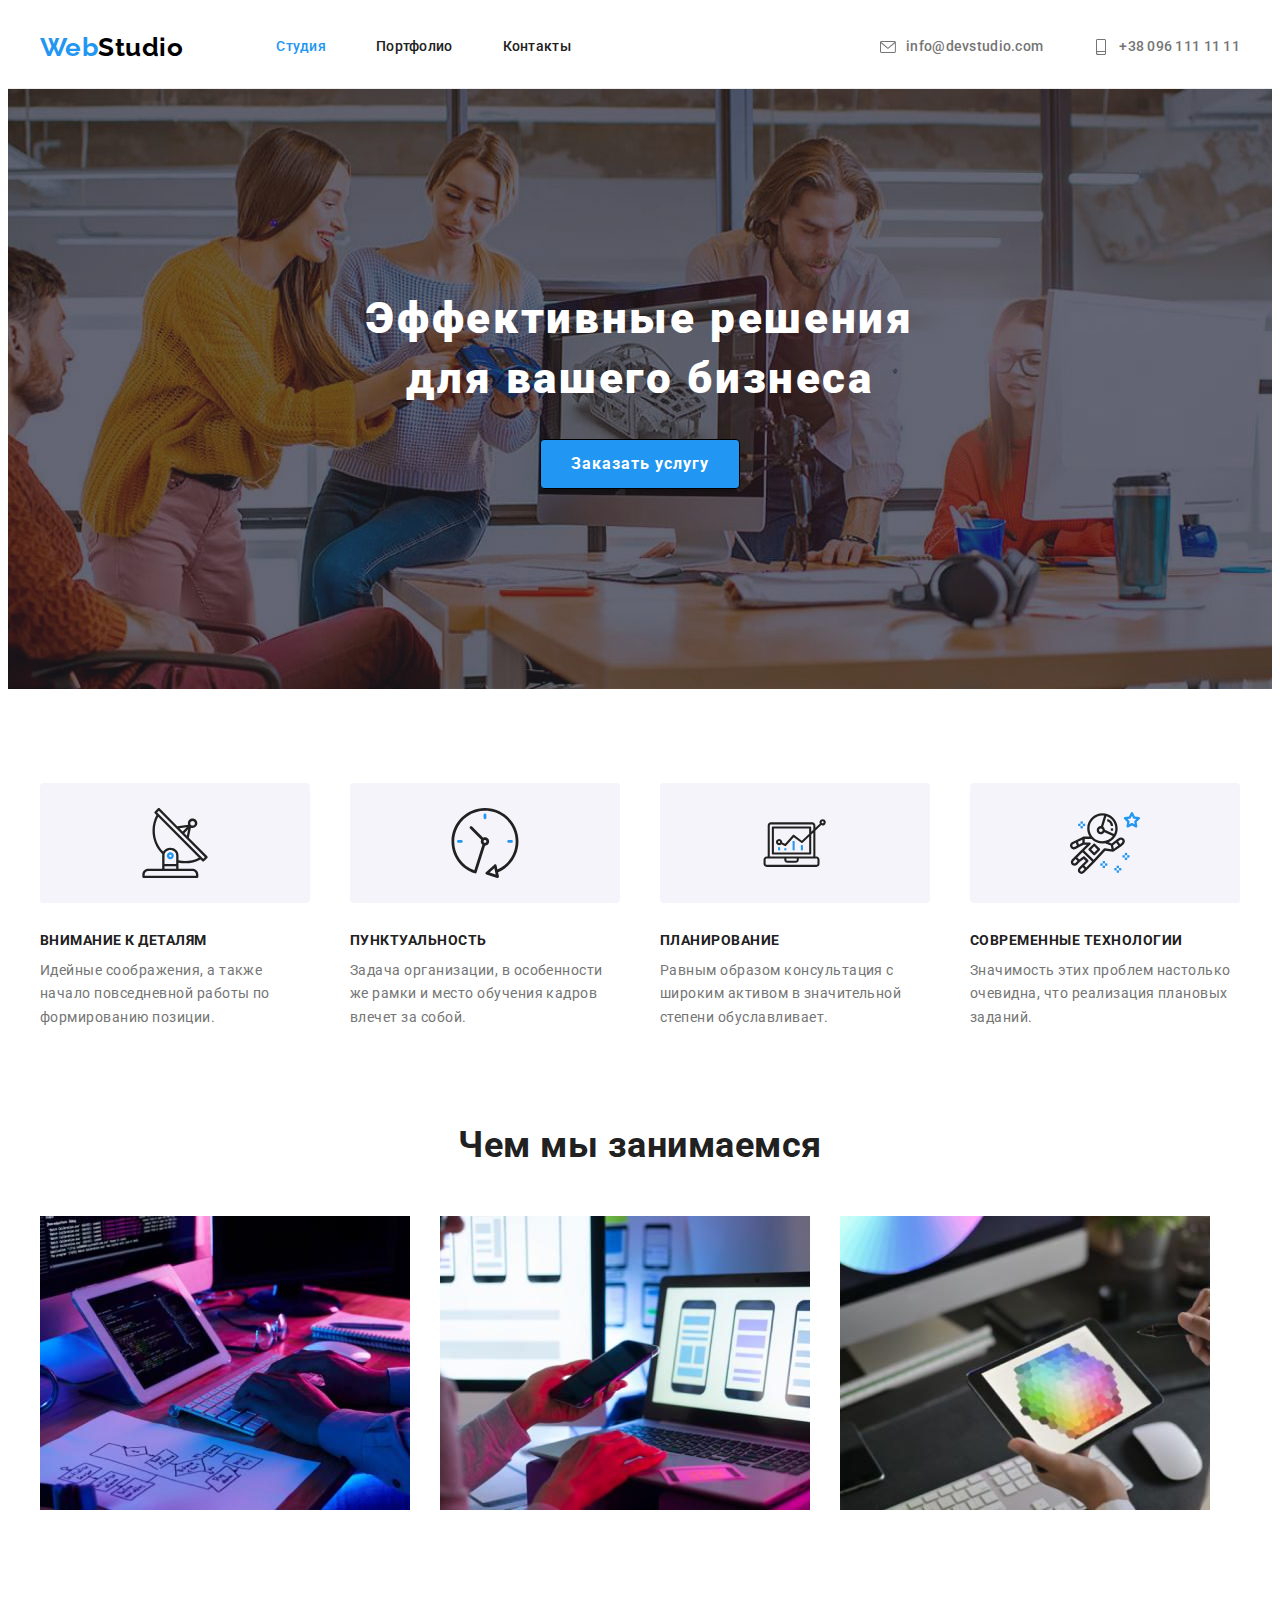
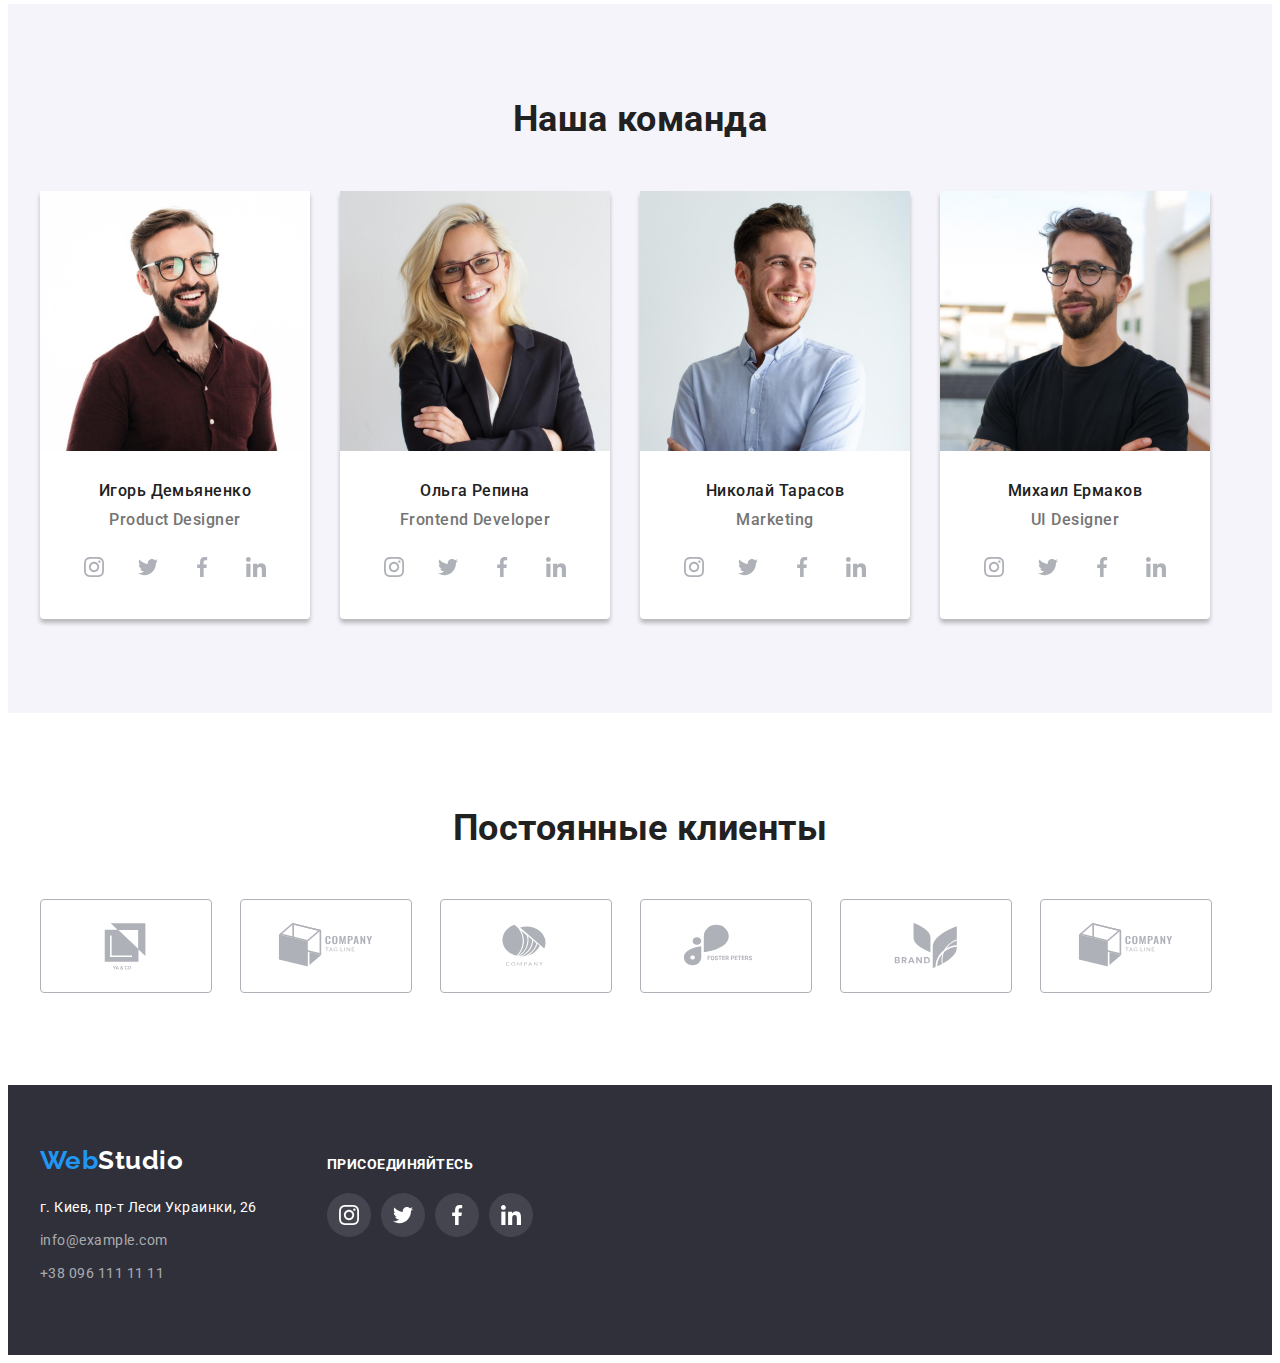
<file: index.html>
<!DOCTYPE html>
<html lang="ru">

<head>
    <meta charset="UTF-8">
    <meta http-equiv="X-UA-Compatible" content="IE=edge">
    <meta name="viewport" content="width=device-width, initial-scale=1.0">
    <title>Document</title>
    <link rel="preconnect" href="https://fonts.googleapis.com">
    <link rel="preconnect" href="https://fonts.gstatic.com" crossorigin>
    <link href="https://fonts.googleapis.com/css2?family=Raleway:wght@700&family=Roboto:wght@400;500;700;900&display=swap"
        rel="stylesheet">
    <link rel="stylesheet" href="https://cdnjs.cloudflare.com/ajax/libs/modern-normalize/1.1.0/modern-normalize.min.css"
        integrity="sha512-wpPYUAdjBVSE4KJnH1VR1HeZfpl1ub8YT/NKx4PuQ5NmX2tKuGu6U/JRp5y+Y8XG2tV+wKQpNHVUX03MfMFn9Q=="
        crossorigin="anonymous" referrerpolicy="no-referrer" />
    <link rel="stylesheet" href="./css/styles.css">
</head>

<body>
    <header class="header-nav">
        <div class="container container-header">
        <nav class="site-nav">
            <a class="webstudio-up link" lang="en" href=""><span class="accent">Web</span>Studio</a>
            <ul class="navigation">
                <li class="navigation-item"><a class="navigation-link accent link" href="./index.html">Студия</a></li>
                <li class="navigation-item"><a class="navigation-link link" href="./portfolio.html">Портфолио</a></li>
                <li class="navigation-item"><a class="navigation-link link" href="">Контакты</a></li>
            </ul>
        </nav>
        <ul class="header-contacts">
            <li class="navigation-item"><a class="header-mail link" lang="en" href="mailto:info@devstudio.com">
                <svg class="header-icon" width="16" height="16">
                    <use href="./images/sprite.svg#icon-envelope"></use>
                </svg>info@devstudio.com</a></li>
            <li class="navigation-item"><a class="header-phone link" href="tel:+380991111111">
                <svg class="header-icon" width="16" height="16">
                    <use href="./images/sprite.svg#icon-smartphone"></use>
                </svg>+38 096 111 11 11</a></li>
        </ul>
        </div>
    </header>
    <main>
    <section class="hero">
        <div class="container">
            <h1 class="hero-title">Эффективные решения<br>для вашего бизнеса</h1>
            <button type="button" class="button-primary">Заказать услугу</button>
        </div>
    </section>
        
        
    <section class="section">
        <div class="container">
            <h2 class="visually-hidden">Особенности</h2>
            <ul class="features-list">
                <li class="features-item">
                    <div class="features-icon-bg">
                        <svg class="features-icon"
                    width="70" height="70"><use href="./images/sprite.svg#icon-antenna"></use>
                </svg>
                </div>
                    <h3 class="features-text">Внимание к деталям</h3>
                    <p class="features-description">Идейные соображения, а также начало повседневной работы по
                        формированию позиции.</p>
                </li>
                <li class="features-item">
                    <div class="features-icon-bg">
                        <svg class="features-icon"
                    width="70" height="70"><use href="./images/sprite.svg#icon-clock"></use>
                </svg></div>
                    <h3 class="features-text">Пунктуальность</h3>
                    <p class="features-description">Задача организации, в особенности же рамки и место обучения кадров
                        влечет за собой.</p>
                </li>
                <li class="features-item">
                    <div class="features-icon-bg">
                        <svg class="features-icon"
                    width="70" height="70"><use href="./images/sprite.svg#icon-diagram"></use>
                </svg></div>
                    <h3 class="features-text">Планирование</h3>
                    <p class="features-description">Равным образом консультация с широким активом в значительной степени
                        обуславливает.</p>
                </li>
                <li class="features-item">
                    <div class="features-icon-bg">
                        <svg class="features-icon"
                    width="70" height="70"><use href="./images/sprite.svg#icon-astronaut"></use>
                </svg></div>
                    <h3 class="features-text">Современные технологии</h3>
                    <p class="features-description">Значимость этих проблем настолько очевидна, что реализация плановых
                        заданий.</p>
                </li>
            </ul>
        </div>
        </section>
        
        <section class="section galery-container">
            <div class="container">
            <h2 class="galery">Чем мы занимаемся</h2>
            <ul class="galery-list">
                <li class="galery-item">
                    <img src="./images/box1.jpg" alt="Верстка, рабочий процес" width="370" height="294" />
                </li>
                <li class="galery-item"> 
                    <img src="./images/box2.jpg" alt="Адаптация на смартфон" width="370" height="294" />
                </li>
                <li class="galery-item">
                    <img src="./images/box3.jpg" alt="Подбор цвета на планшете" width="370" height="294" />
                </li> 
            </ul>
            </div>
        </section>
        
        <section class=" section team-container">
            <div class="container">
            <h2 class="team">Наша команда</h2>
            <ul class="team-list">
                <li class="team-item">
                    <img src="./images/img3.jpg" alt="Игорь Демьяненко" width="270" height="260" />
                    <div class="team-person">
                    <h3 class="name">Игорь Демьяненко</h3>
                    <p class="name-description" lang="en">Product Designer</p>
                    <ul class="social-list list">
                        <li class="social-item">
                            <a href="" class="social-link">
                                <svg class="social-icon" width="20" height="20">
                                    <use href="./images/sprite.svg#icon-instagram"></use>
                                </svg>
                            </a>
                        </li>
                        <li class="social-item">
                            <a href="" class="social-link">
                                <svg class="social-icon" width="20" height="20">
                                    <use href="./images/sprite.svg#icon-twitter"></use>
                                </svg>
                            </a>
                        </li>
                        <li class="social-item">
                            <a href="" class="social-link">
                                <svg class="social-icon" width="20" height="20">
                                    <use href="./images/sprite.svg#icon-facebook"></use>
                                </svg>
                            </a>
                        </li>
                        <li class="social-item">
                            <a href="" class="social-link">
                                <svg class="social-icon" width="20" height="20">
                                    <use href="./images/sprite.svg#icon-linkedin"></use>
                                </svg>
                            </a>
                        </li>
                    </ul>
                    </div>
                </li>
                <li class="team-item">
                    <img src="./images/img2.jpg" alt="Ольга Репина" width="270" height="260" />
                    <div class="team-person">
                        <h3 class="name">Ольга Репина</h3>
                        <p class="name-description" lang="en">Frontend Developer</p>
                    <ul class="social-list list">
                        <li class="social-item">
                            <a href="" class="social-link">
                                <svg class="social-icon" width="20" height="20">
                                    <use href="./images/sprite.svg#icon-instagram"></use>
                                </svg>
                            </a>
                        </li>
                        <li class="social-item">
                            <a href="" class="social-link">
                                <svg class="social-icon" width="20" height="20">
                                    <use href="./images/sprite.svg#icon-twitter"></use>
                                </svg>
                            </a>
                        </li>
                        <li class="social-item">
                            <a href="" class="social-link">
                                <svg class="social-icon" width="20" height="20">
                                    <use href="./images/sprite.svg#icon-facebook"></use>
                                </svg>
                            </a>
                        </li>
                        <li class="social-item">
                            <a href="" class="social-link">
                                <svg class="social-icon" width="20" height="20">
                                    <use href="./images/sprite.svg#icon-linkedin"></use>
                                </svg>
                            </a>
                        </li>
                    </ul>
                    </div>
                </li>
                <li class="team-item">
                    <img src="./images/img1.jpg" alt="Николай Тарасов" width="270" height="260" />
                    <div class="team-person">
                    <h3 class="name">Николай Тарасов</h3>
                    <p class="name-description" lang="en">Marketing</p>
                    <ul class="social-list list">
                        <li class="social-item">
                            <a href="" class="social-link">
                                <svg class="social-icon" width="20" height="20">
                                    <use href="./images/sprite.svg#icon-instagram"></use>
                                </svg>
                            </a>
                        </li>
                        <li class="social-item">
                            <a href="" class="social-link">
                                <svg class="social-icon" width="20" height="20">
                                    <use href="./images/sprite.svg#icon-twitter"></use>
                                </svg>
                            </a>
                        </li>
                        <li class="social-item">
                            <a href="" class="social-link">
                                <svg class="social-icon" width="20" height="20">
                                    <use href="./images/sprite.svg#icon-facebook"></use>
                                </svg>
                            </a>
                        </li>
                        <li class="social-item">
                            <a href="" class="social-link">
                                <svg class="social-icon" width="20" height="20">
                                    <use href="./images/sprite.svg#icon-linkedin"></use>
                                </svg>
                            </a>
                        </li>
                    </ul>
                    </div>
                </li>
                <li class="team-item">
                    <img src="./images/img.jpg" alt="Михаил Ермаков" width="270" height="260" />
                    <div class="team-person">
                    <h3 class="name">Михаил Ермаков</h3>
                    <p class="name-description" lang="en">UI Designer</p>
                    <ul class="social-list list">
                        <li class="social-item">
                            <a href="" class="social-link">
                                <svg class="social-icon" width="20" height="20">
                                    <use href="./images/sprite.svg#icon-instagram"></use>
                                </svg>
                            </a>
                        </li>
                        <li class="social-item">
                            <a href="" class="social-link">
                                <svg class="social-icon" width="20" height="20">
                                    <use href="./images/sprite.svg#icon-twitter"></use>
                                </svg>
                            </a>
                        </li>
                        <li class="social-item">
                            <a href="" class="social-link">
                                <svg class="social-icon" width="20" height="20">
                                    <use href="./images/sprite.svg#icon-facebook"></use>
                                </svg>
                            </a>
                        </li>
                        <li class="social-item">
                            <a href="" class="social-link">
                                <svg class="social-icon" width="20" height="20">
                                    <use href="./images/sprite.svg#icon-linkedin"></use>
                                </svg>
                            </a>
                        </li>
                    </ul>
                    </div>
                </li>
            </ul>
            </div>
        </section>
        <section class="section">
            <div class="container">
                <h2 class="clients">Постоянные клиенты</h2>
                <ul class="clients-list">
                    <li class="clients-item">
                        <a href="" class="clients-link">
                            <svg class="clients-icon" width="106" height="60">
                                <use href="./images/sprite.svg#icon-ya-co"></use>
                            </svg>
                        </a>
                    </li>
                    <li class="clients-item">
                        <a href="" class="clients-link">
                            <svg class="clients-icon" width="106" height="60">
                                <use href="./images/sprite.svg#icon-company-tag-line"></use>
                            </svg>
                        </a>
                    </li>
                    <li class="clients-item">
                        <a href="" class="clients-link">
                            <svg class="clients-icon" width="106" height="60">
                                <use href="./images/sprite.svg#icon-company"></use>
                            </svg>
                        </a>
                    </li>
                    <li class="clients-item">
                        <a href="" class="clients-link">
                            <svg class="clients-icon" width="106" height="60">
                                <use href="./images/sprite.svg#icon-foster-peters"></use>
                            </svg>
                        </a>
                    </li>
                    <li class="clients-item">
                        <a href="" class="clients-link">
                            <svg class="clients-icon" width="106" height="60">
                                <use href="./images/sprite.svg#icon-brand"></use>
                            </svg>
                        </a>
                    </li>
                    <li class="clients-item">
                        <a href="" class="clients-link">
                            <svg class="clients-icon" width="106" height="60">
                                <use href="./images/sprite.svg#icon-company-tag-line"></use>
                            </svg>
                        </a>
                    </li>

                </ul>
            </div>

        </section>
    </main>
    <footer class=" footer-container">
        <div class="container">
            <ul class="footer-list">
                <li class="footer-left">
                    <a class="webstudio-down link" lang="en" href=""><span class="accent">Web</span>Studio</a>
                    <address class="contacts">
                        <ul class="contacts-list">
                            <li class="contacts-item contacts-light">г. Киев, пр-т Леси Украинки, 26</li>
                            <li class="contacts-item"><a class="contacts-dark link" lang="en"
                                    href="mailto:info@example.com">info@example.com</a></li>
                            <li class="contacts-item"><a class="contacts-dark link" href="tel:+380991111111">+38 096 111 11
                                    11</a>
                            </li>
                        </ul>
                    </address>
                </li>
                <li class="footer-right">
                    <h3 class="footer-text">присоединяйтесь</h3>
                    <ul class="footer-social-list list">
                        <li class="footer-social-item">
                            <a href="" class="footer-social-link">
                                <svg class="footer-social-icon" width="20" height="20">
                                    <use href="./images/sprite.svg#icon-instagram"></use>
                                </svg>
                            </a>
                        </li>
                        <li class="footer-social-item">
                            <a href="" class="footer-social-link">
                                <svg class="footer-social-icon" width="20" height="20">
                                    <use href="./images/sprite.svg#icon-twitter"></use>
                                </svg>
                            </a>
                        </li>
                        <li class="footer-social-item">
                            <a href="" class="footer-social-link">
                                <svg class="footer-social-icon" width="20" height="20">
                                    <use href="./images/sprite.svg#icon-facebook"></use>
                                </svg>
                            </a>
                        </li>
                        <li class="footer-social-item">
                            <a href="" class="footer-social-link">
                                <svg class="footer-social-icon" width="20" height="20">
                                    <use href="./images/sprite.svg#icon-linkedin"></use>
                                </svg>
                            </a>
                        </li>
                    </ul>
                </li>
            </ul>
        </div>
    </footer>
</body>
</html>
</file>
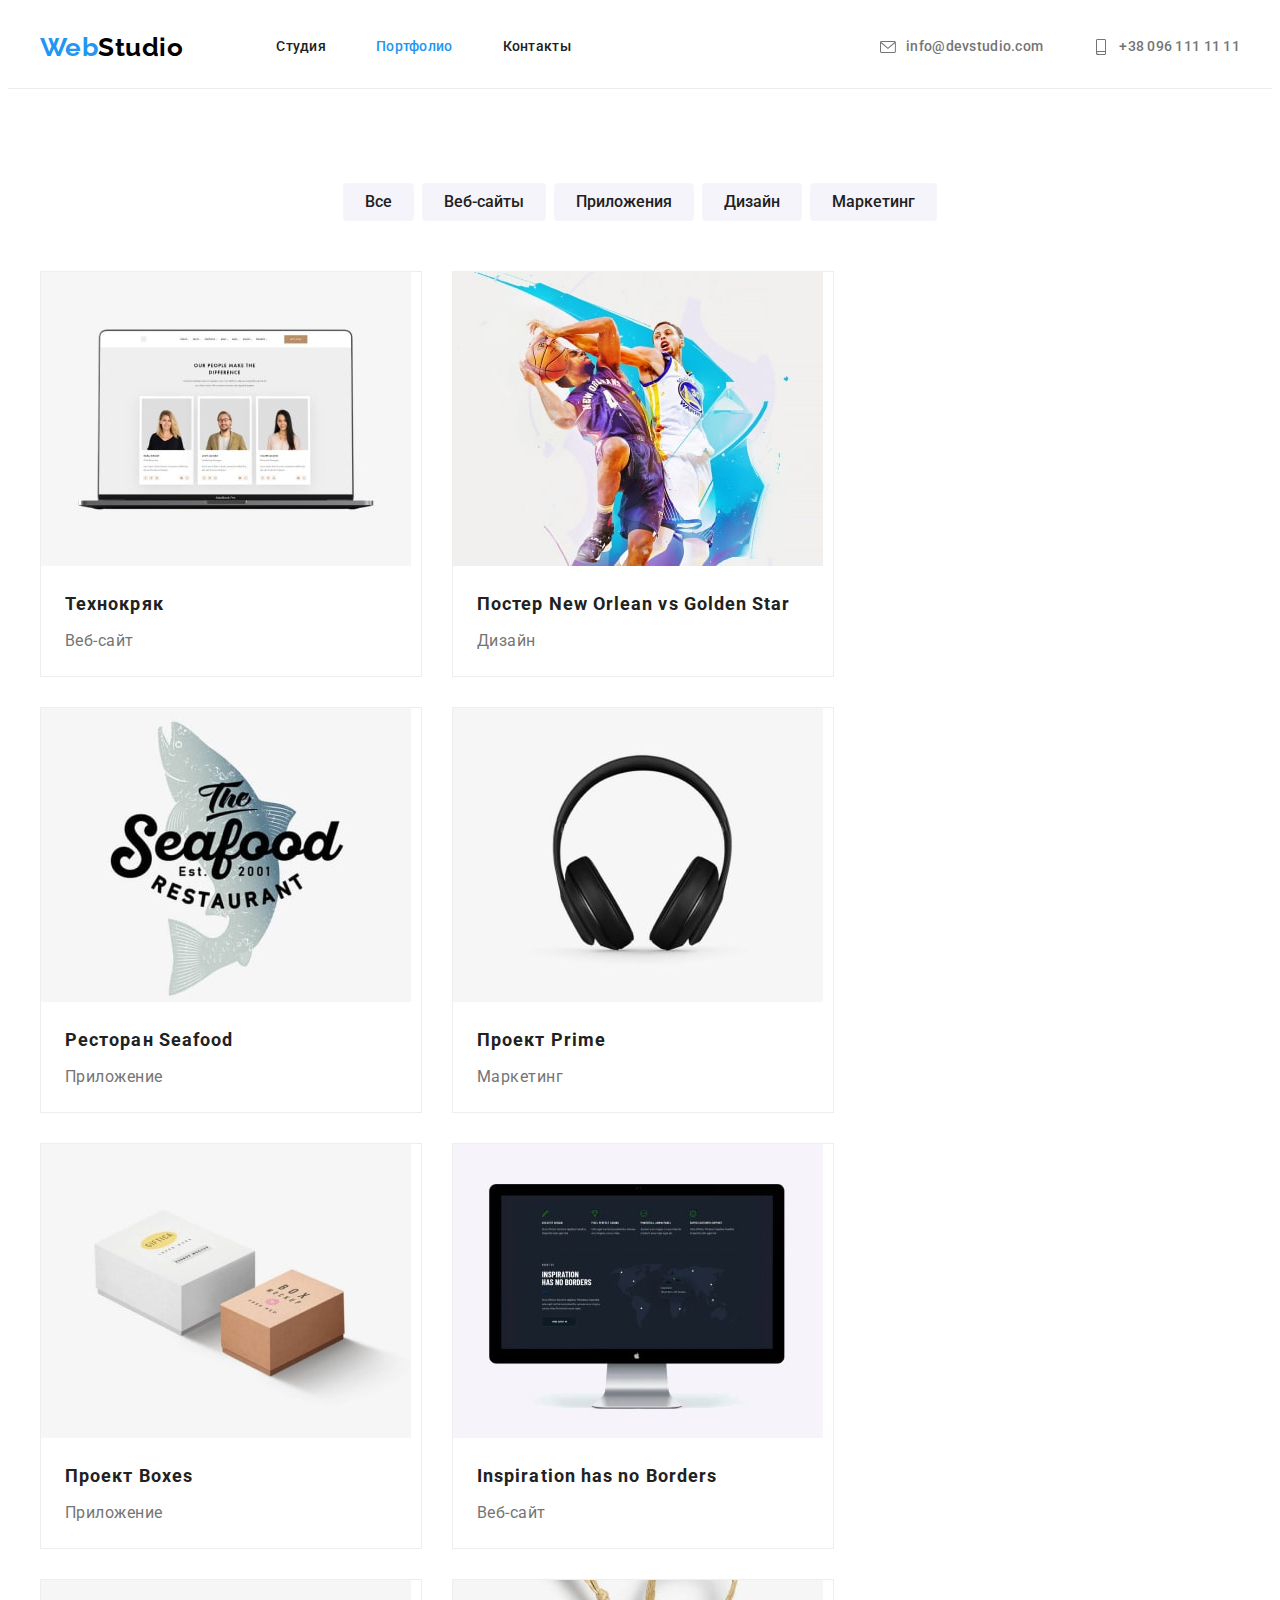
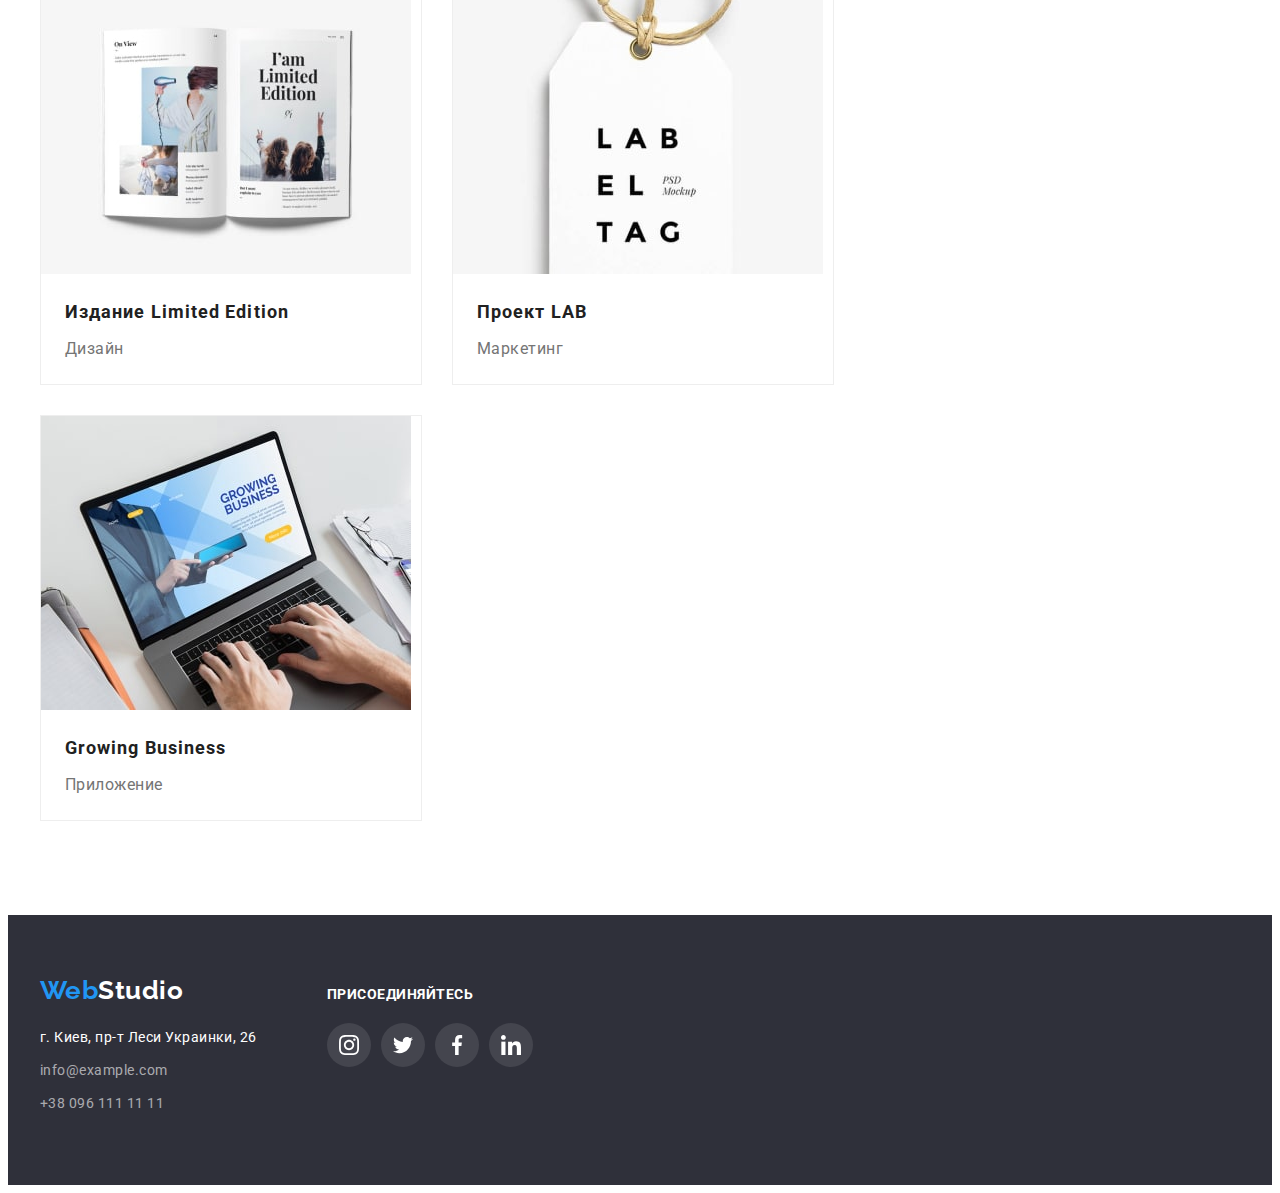
<file: portfolio.html>
<!DOCTYPE html>
<html lang="ru">

<head>
    <meta charset="UTF-8">
    <meta http-equiv="X-UA-Compatible" content="IE=edge">
    <meta name="viewport" content="width=device-width, initial-scale=1.0">
    <title>Document</title>
    <link rel="preconnect" href="https://fonts.googleapis.com">
    <link rel="preconnect" href="https://fonts.gstatic.com" crossorigin>
    <link
        href="https://fonts.googleapis.com/css2?family=Raleway:wght@700&family=Roboto:wght@400;500;700;900&display=swap"
        rel="stylesheet">
    <link rel="stylesheet" href="https://cdnjs.cloudflare.com/ajax/libs/modern-normalize/1.1.0/modern-normalize.min.css"
        integrity="sha512-wpPYUAdjBVSE4KJnH1VR1HeZfpl1ub8YT/NKx4PuQ5NmX2tKuGu6U/JRp5y+Y8XG2tV+wKQpNHVUX03MfMFn9Q=="
        crossorigin="anonymous" referrerpolicy="no-referrer" />
    <link rel="stylesheet" href="./css/styles.css">
</head>

<body>
    <header class="header-nav">
        <div class="container container-header">
            <nav class="site-nav">
                <a class="webstudio-up link" lang="en" href=""><span class="accent">Web</span>Studio</a>
                <ul class="navigation">
                    <li class="navigation-item"><a class="navigation-link link" href="./index.html">Студия</a></li>
                    <li class="navigation-item"><a class="navigation-link accent link" href="./portfolio.html">Портфолио</a></li>
                    <li class="navigation-item"><a class="navigation-link link" href="">Контакты</a></li>
                </ul>
            </nav>
            <ul class="header-contacts">
                <li class="navigation-item"><a class="header-mail link" lang="en" href="mailto:info@devstudio.com">
                        <svg class="header-icon" width="16" height="16">
                            <use href="./images/sprite.svg#icon-envelope"></use>
                        </svg>info@devstudio.com</a></li>
                <li class="navigation-item"><a class="header-phone link" href="tel:+380991111111">
                        <svg class="header-icon" width="16" height="16">
                            <use href="./images/sprite.svg#icon-smartphone"></use>
                        </svg>+38 096 111 11 11</a></li>
            </ul>
        </div>
    </header>
    <main>
        <section class="section">
            <div class="container">
            <h1 class="portfolio visually-hidden">Портфолио</h1>
            <ul class="filter-list list">
                <li class="item"><button type="button" class="button-secondary">Все</button></li>
                <li class="item"><button type="button" class="button-secondary">Веб-сайты</button></li>
                <li class="item"><button type="button" class="button-secondary">Приложения</button></li>
                <li class="item"><button type="button" class="button-secondary">Дизайн</button></li>
                <li class="item"><button type="button" class="button-secondary">Маркетинг</button></li>
            </ul>
        
            <ul class="projects list">
                <li class="projects-item">
                    <a href="" class="projects-link link">
                    <img src="./images/page21-min.jpg" alt="Технокряк" width="370" height="294" />
                    <div class="projects-title">
                        <h2 class="title-page-two">Технокряк</h2>
                        <p class="description-page-two">Веб-сайт</p>
                    </div></a>
                </li>
                <li class="projects-item">
                    <a href="" class="projects-link link">
                    <img src="./images/page22-min.jpg" alt="Постер New Orlean vs Golden Star" width="370"
                        height="294" />
                        <div class="projects-title">
                        <h2 class="title-page-two">Постер New Orlean vs Golden Star</h2>
                        <p class="description-page-two">Дизайн</p>
                    </div></a>
                </li>
                <li class="projects-item">
                    <a href="" class="projects-link link">
                    <img src="./images/page23-min.jpg" alt="Ресторан Seafood" width="370" height="294" />
                    <div class="projects-title">
                        <h2 class="title-page-two">Ресторан Seafood</h2>
                    <p class="description-page-two">Приложение</p>
                    </div></a>
                </li>
                <li class="projects-item">
                    <a href="" class="projects-link link">
                    <img src="./images/page24-min.jpg" alt="Проект Prime" width="370" height="294" />
                    <div class="projects-title">
                        <h2 class="title-page-two">Проект Prime</h2>
                    <p class="description-page-two">Маркетинг</p>
                    </div></a>
                </li>
                <li class="projects-item">
                    <a href="" class="projects-link link">
                    <img src="./images/page25-min.jpg" alt="Проект Boxes" width="370" height="294" />
                    <div class="projects-title">
                        <h2 class="title-page-two">Проект Boxes</h2>
                    <p class="description-page-two">Приложение</p>
                    </div></a>
                </li>
                <li class="projects-item">
                    <a href="" class="projects-link link">
                    <img src="./images/page26-min.jpg" alt="Inspiration has no Borders" width="370" height="294" />
                    <div class="projects-title">
                        <h2 class="title-page-two">Inspiration has no Borders</h2>
                    <p class="description-page-two">Веб-сайт</p>
                    </div></a>
                </li>
                <li class="projects-item">
                    <a href="" class="projects-link link">
                    <img src="./images/page27-min.jpg" alt="Издание Limited Edition" width="370" height="294" />
                    <div class="projects-title">
                        <h2 class="title-page-two">Издание Limited Edition</h2>
                    <p class="description-page-two">Дизайн</p>
                    </div></a>
                </li>
                <li class="projects-item">
                    <a href="" class="projects-link link">
                    <img src="./images/page28-min.jpg" alt="Проект LAB" width="370" height="294" />
                    <div class="projects-title">
                        <h2 class="title-page-two">Проект LAB</h2>
                    <p class="description-page-two">Маркетинг</p>
                    </div></a>
                </li>
                <li class="projects-item">
                    <a href="" class="projects-link link">
                    <img src="./images/page29-min.jpg" alt="Growing Business" width="370" height="294" />
                    <div class="projects-title">
                    <h2 class="title-page-two">Growing Business</h2>
                    <p class="description-page-two">Приложение</p>
                    </div></a>
                </li>
            </ul>
            </div>
        </section>
    </main>
    <footer class=" footer-container">
        <div class="container">
            <ul class="footer-list">
                <li class="footer-left">
                    <a class="webstudio-down link" lang="en" href=""><span class="accent">Web</span>Studio</a>
                    <address class="contacts">
                    <ul class="contacts-list">
                        <li class="contacts-item contacts-light">г. Киев, пр-т Леси Украинки, 26</li>
                        <li class="contacts-item"><a class="contacts-dark link" lang="en"
                            href="mailto:info@example.com">info@example.com</a></li>
                        <li class="contacts-item"><a class="contacts-dark link" href="tel:+380991111111">+38 096 111 11 11</a>
                        </li>
                        </ul>
                    </address>
                </li>
                <li class="footer-right">
                    <h3 class="footer-text">присоединяйтесь</h3>
                        <ul class="footer-social-list list">
                            <li class="footer-social-item">
                                <a href="" class="footer-social-link">
                                    <svg class="footer-social-icon" width="20" height="20">
                                        <use href="./images/sprite.svg#icon-instagram"></use>
                                    </svg>
                                </a>
                            </li>
                            <li class="footer-social-item">
                                <a href="" class="footer-social-link">
                                    <svg class="footer-social-icon" width="20" height="20">
                                        <use href="./images/sprite.svg#icon-twitter"></use>
                                    </svg>
                                </a>
                            </li>
                            <li class="footer-social-item">
                                <a href="" class="footer-social-link">
                                    <svg class="footer-social-icon" width="20" height="20">
                                        <use href="./images/sprite.svg#icon-facebook"></use>
                                    </svg>
                                </a>
                            </li>
                            <li class="footer-social-item">
                                <a href="" class="footer-social-link">
                                    <svg class="footer-social-icon" width="20" height="20">
                                        <use href="./images/sprite.svg#icon-linkedin"></use>
                                    </svg>
                                </a>
                            </li>
                        </ul>
                </li>
            </ul>
        </div>
    </footer>
</body>
</html>
</file>
<file: css/styles.css>
:root {
  --primary-text-color: #757575;
  --secondary-text-color: #212121;
  --primary-bg-color: #e5e5e5;
  --title-text-color: #212121;
  --accent-color: #2196f3;
  --primary-white-color: #ffffff;
  --section-bg-colr: #2f303a;
  --primary-black-color: #000000;
  --hero-bg-color: #2f303a;
  --footer-contacts-color: rgba(255, 255, 255, 0.6);
  --button-bg-color: #f5f4fa;
  --icon-color: #afb1b8;
}
p,
h1,
h2,
h3,
h4,
h5 {
  margin: 0;
}
ul {
  margin: 0;
  padding: 0;
  list-style: none;
}
button {
  cursor: pointer;
}
img {
  height: auto;
  display: block;
  max-width: 100%;
}

body {
  font-family: Roboto, sans-serif;
  letter-spacing: 0.03em;
  background-color: var(--primary-white-color);
  color: var(--primary-text-color);
}

.container {
  width: 1200px;
  padding-left: 15px;
  padding-right: 15px;
  margin: 0 auto;
}

.link {
  text-decoration: none;
}

.visually-hidden {
  position: absolute;
  white-space: nowrap;
  width: 1px;
  height: 1px;
  overflow: hidden;
  border: 0;
  padding: 0;
  clip: rect(0 0 0 0);
  clip-path: inset(50%);
  margin: -1px;
}
.section {
  padding-top: 94px;
  padding-bottom: 94px;
}
/* ----------------header----------------*/

.accent {
  color: var(--accent-color);
}

.header-nav {
  padding-top: 24px;
  padding-bottom: 25px;
  border-bottom: 1px solid #ececec;
}
.webstudio-up {
  color: var(--primary-black-color);
  font-family: Raleway;
  font-weight: 700;
  font-size: 26px;
  line-height: 1.19;
}

.site-nav {
  display: flex;
  align-items: center;
}

.navigation {
  display: flex;
  margin-left: 93px;

  font-weight: 500;
  font-size: 14px;
  line-height: 1.14;
  letter-spacing: 0.02em;
}

.header-contacts {
  display: flex;
  margin-left: auto;
  align-items: center;
  font-weight: 500;
  font-size: 14px;
  line-height: 1.14;
  letter-spacing: 0.02em;
}
.container-header {
  display: flex;
}
.navigation .navigation-item {
  margin-right: 50px;
}

.navigation .navigation-item:last-child {
  margin-right: 0;
}
.header-contacts .navigation-item {
  margin-right: 50px;
}

.header-contacts .navigation-item:last-child {
  margin-right: 0;
}

.header-mail,
.header-phone {
  color: var(--primary-text-color);
}

.navigation-link {
  color: var(--title-text-color);
}
.navigation .accent {
  color: var(--accent-color);
}
.navigation-link:hover,
.navigation-link:focus {
  color: var(--accent-color);
}

.header-mail:hover,
.header-mail:focus,
.header-phone:focus,
.header-phone:hover {
  color: var(--accent-color);
}

.header-mail.link,
.header-phone.link {
  display: flex;
  fill: currentColor;
  vertical-align: middle;
}
.header-icon {
  margin-right: 10px;
}

.navigation-item:hover .header-icon,
.navigation-item:focus .header-icon {
  fill: var(--accent-color);
}

/* ----------------main----------------*/

.hero {
  max-width: 1600px;
  padding: 200px 0;
  margin-left: auto;
  margin-right: auto;
  text-align: center;
  background-color: #c4c4c4;
  flex-grow: 1;
  background-image: linear-gradient(
      rgba(47, 48, 58, 0.4),
      rgba(47, 48, 58, 0.4)
    ),
    url(../images/hero-bg.jpg);
  background-repeat: no-repeat;
  background-size: cover;
  background-position: center;
}
.hero-title {
  text-align: center;
  margin-right: 0;

  color: var(--primary-white-color);
  font-weight: 900;
  font-size: 44px;
  line-height: 1.36;

  letter-spacing: 0.06em;
}

.features-list {
  display: flex;
  justify-content: space-between;
}
.filter-list .features-item:last-child {
  margin-right: 0;
}

.button-primary {
  width: 200px;
  min-height: 50px;
  margin-top: 30px;
  border: 1px solid #000000;
  box-shadow: 0px 4px 4px rgba(0, 0, 0, 0.15);
  border-radius: 4px;
  color: var(--primary-white-color);
  background-color: var(--accent-color);

  font-family: Roboto, sans-serif;
  font-weight: 700;
  font-size: 16px;
  line-height: 1.88;
  align-items: center;
  text-align: center;
  letter-spacing: 0.06em;
}
.filter-list .button-secondary:last-child {
  margin-right: 0;
}

.button-primary:hover {
  background-color: #188ce8;
}
/* ----------------features----------------*/
.features-text {
  font-weight: 700;
  font-size: 14px;
  line-height: 1.14;
  color: var(--secondary-text-color);
  text-transform: uppercase;
}
.features-item .features-description {
  margin-top: 10px;
  font-size: 14px;
  line-height: 1.71;
}

.features-item {
  width: 270px;
}

.team,
.galery,
.clients {
  font-weight: 700;
  font-size: 36px;
  line-height: 1.17;
  text-align: center;
  color: var(--secondary-text-color);
}

.galery-container {
  padding-top: 0;
}

.galery-item {
  margin-right: 30px;
}

.galery-list .galery-item:last-child {
  margin-right: 0;
}

.galery-list {
  display: flex;
  margin-top: 50px;
}
.team-container {
  background-color: var(--button-bg-color);
}
.team-list {
  display: flex;

  margin-top: 50px;
  text-align: center;
}
.team-item {
  overflow: hidden;
  box-shadow: 0px 1px 3px rgba(0, 0, 0, 0.12), 0px 1px 1px rgba(0, 0, 0, 0.14),
    0px 2px 1px rgba(0, 0, 0, 0.2);
  border-radius: 0px 0px 4px 4px;
  background-color: var(--primary-white-color);
  margin-right: 30px;
  font-weight: 500;
  font-size: 16px;
  line-height: 1.19;
  box-shadow: 0px 4px 4px rgba(0, 0, 0, 0.25);
}
.team-list .team-item:last-child {
  margin-right: 0;
}

.team {
  text-align: center;
}

.team-person {
  padding: 30px 0 30px 0;
}
.name {
  margin-bottom: 10px;

  font-weight: 500;
  font-size: 16px;
  line-height: 1.19;
  color: var(--secondary-text-color);
}
.name-description {
  font-size: 16px;
  line-height: 1.19;
  margin-bottom: 16px;
}
/* .features-icon {
  display: block;
  align-items: center;
  object-position: center;
  margin: auto;
} */
.features-icon-bg {
  display: flex;
  align-items: center;
  justify-content: center;
  width: 270px;
  height: 120px;
  background-color: var(--button-bg-color);
  border-radius: 4px;
  margin-bottom: 30px;
}

.social-list {
  display: flex;
  justify-content: center;
}
.social-item {
  width: 44px;
  height: 44px;
  margin-right: 10px;
}
.social-item:last-child {
  margin-right: 0;
}

.social-icon {
  fill: var(--icon-color);
}

.social-link {
  width: 100%;
  height: 100%;
  border-radius: 50%;
  display: flex;
  align-items: center;
  justify-content: center;
}

.social-link:hover,
.social-link:focus {
  background-color: var(--accent-color);
  fill: var(--primary-white-color);
}

.social-link:hover .social-icon,
.social-link:focus .social-icon {
  fill: var(--primary-white-color);
}

/* ----------------clients----------------*/

.clients-list {
  display: flex;
  margin-top: 50px;
}
.clients-icon {
  fill: var(--icon-color);
}

.clients-item {
  width: 170px;
  height: 92px;
  margin-right: 30px;
}

.clients-item:last-child {
  margin-right: 0;
}
.clients-link {
  display: flex;
  border: 1px solid rgba(175, 177, 184, 1);
  border-radius: 4px;
  width: 100%;
  height: 100%;
  align-items: center;
  justify-content: center;
}
.clients-link:hover .clients-icon,
.clients-link:focus .clients-icon {
  fill: var(--accent-color);
}

.clients-link:hover,
.clients-link:focus {
  border: 1px solid var(--accent-color);
}

/* ----------------footer----------------*/

.footer-container {
  background: var(--hero-bg-color);
  padding-top: 60px;
  padding-bottom: 60px;
}

.webstudio-down {
  color: var(--primary-white-color);
  font-family: Raleway;
  font-weight: 700;
  font-size: 26px;
  line-height: 1.19;
}

.contacts-item {
  margin-bottom: 9px;
}

.contacts-list .contacts-item:last-child {
  padding-bottom: 0;
}

.contacts {
  margin-top: 20px;
}
.contacts-list {
  font-family: inherit;
  font-style: normal;
  font-size: 14px;
  line-height: 1.71;
}

.contacts-light {
  color: var(--primary-white-color);
}

.contacts-dark {
  color: var(--footer-contacts-color);
}

.contacts-dark:hover,
.contacts-dark:focus {
  color: var(--accent-color);
}

.footer-list {
  display: flex;
  align-items: baseline;
}
.footer-text {
  font-weight: 700;
  font-size: 14px;
  line-height: 1.14;
  color: var(--primary-white-color);
  text-transform: uppercase;
  margin-bottom: 20px;
}

.footer-social-list {
  display: flex;
  justify-content: center;
}
.footer-social-item {
  width: 44px;
  height: 44px;
  margin-right: 10px;
}
.footer-social-item:last-child {
  margin-right: 0;
}

.footer-social-icon {
  fill: var(--primary-white-color);
}

.footer-social-link {
  width: 100%;
  height: 100%;
  border-radius: 50%;
  display: flex;
  align-items: center;
  justify-content: center;
  background-color: rgba(255, 255, 255, 0.1);
}

.footer-social-link:hover,
.footer-social-link:focus {
  background-color: var(--accent-color);
}

.footer-right {
  margin-left: 70px;
}
/* ----------------second page----------------*/

/* ----------------Portfolio----------------*/

.button-secondary {
  padding: 6px 22px 6px 22px;
  border: 0px;
  border-radius: 4px;

  font-weight: 500;
  font-size: 16px;
  line-height: 1.63;
  text-align: center;
  color: var(--secondary-text-color);
  background-color: var(--button-bg-color);
  font-family: Roboto, sans-serif;
}
.button-secondary:hover,
.button-secondary:focus {
  color: var(--primary-white-color);
  background-color: var(--accent-color);
  box-shadow: 0px 3px 1px rgba(0, 0, 0, 0.1), 0px 1px 2px rgba(0, 0, 0, 0.08),
    0px 2px 2px rgba(0, 0, 0, 0.12);
}

.item {
  margin-right: 8px;
}

.filter-list .item:last-child {
  margin-right: 0;
}

.filter-list {
  display: flex;
  justify-content: center;
}

/* ----------------Project list----------------*/
.title-page-two {
  margin-bottom: 4px;

  color: var(--title-text-color);
  font-weight: 700;
  font-size: 18px;
  line-height: 2;
  letter-spacing: 0.06em;
}
.projects-title {
  padding: 20px 24px;
}

.description-page-two {
  font-size: 16px;
  line-height: 1.88;
}

.projects {
  display: flex;
  flex-wrap: wrap;
  margin-top: 50px;
  margin-left: -30px;
  margin-bottom: -30px;
}
.projects-item {
  flex-basis: calc((100% - 3 * 30px) / 3);
  margin-left: 30px;
  margin-bottom: 30px;
  border: 1px solid rgba(238, 238, 238, 1);
}

.projects-link.link:hover,
.projects-link.link:focus {
  border: 1px #eeeeee;
  box-shadow: 0px 1px 1px rgba(0, 0, 0, 0.12), 0px 4px 4px rgba(0, 0, 0, 0.06),
    1px 4px 6px rgba(0, 0, 0, 0.16);
}

.projects-link {
  color: inherit;
  display: block;
}
</file>
